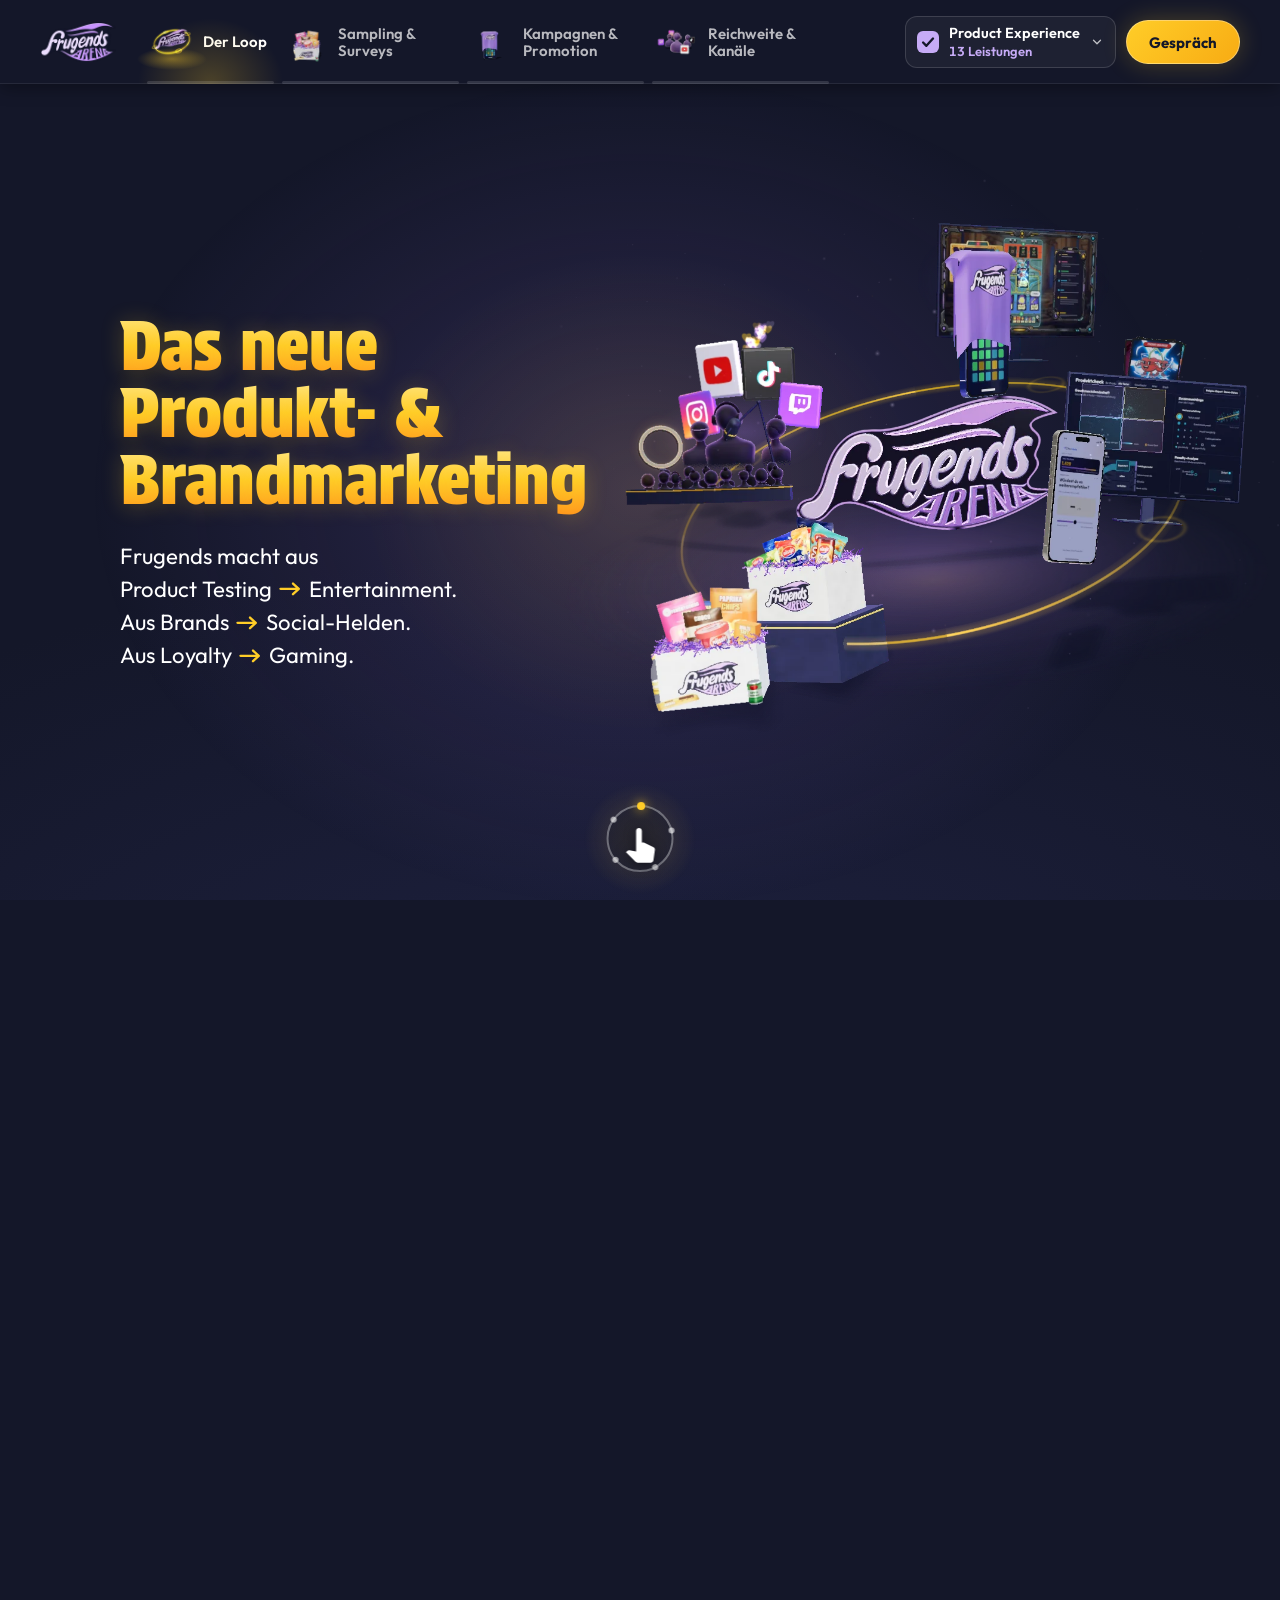
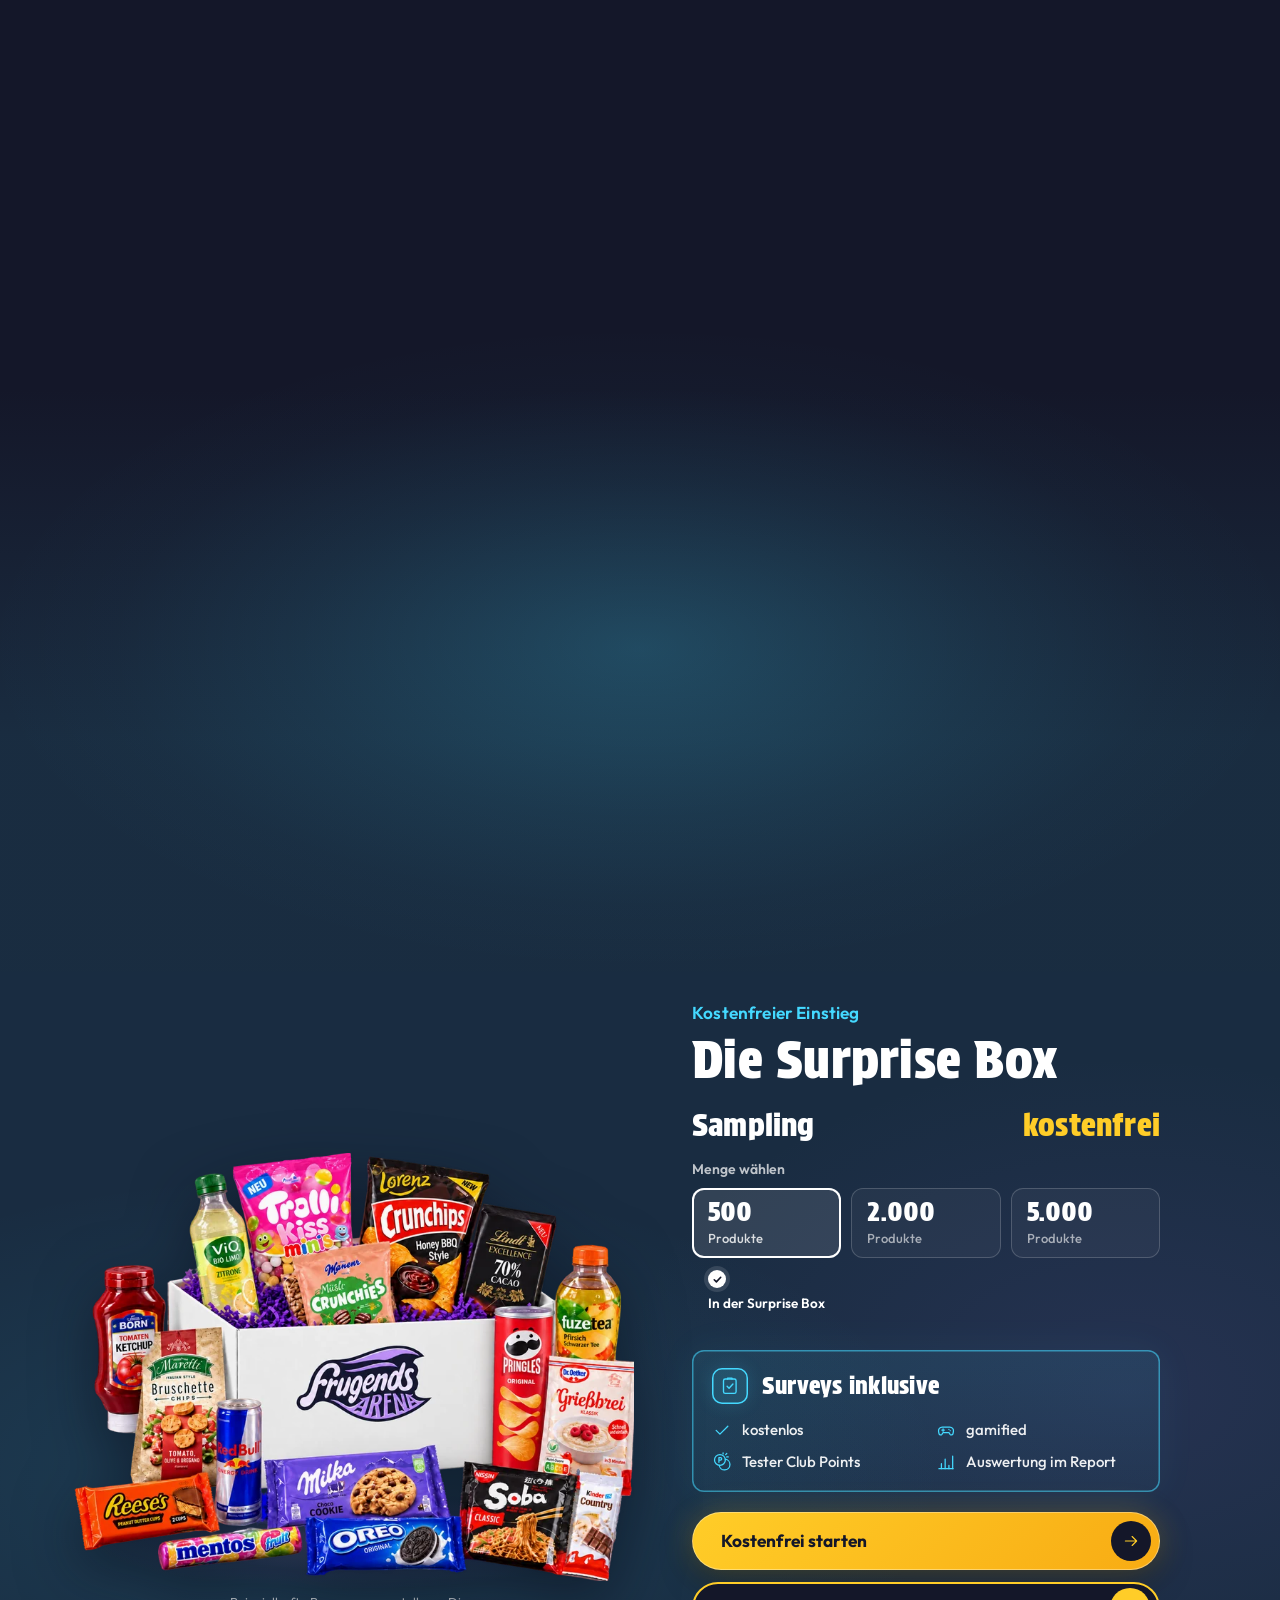
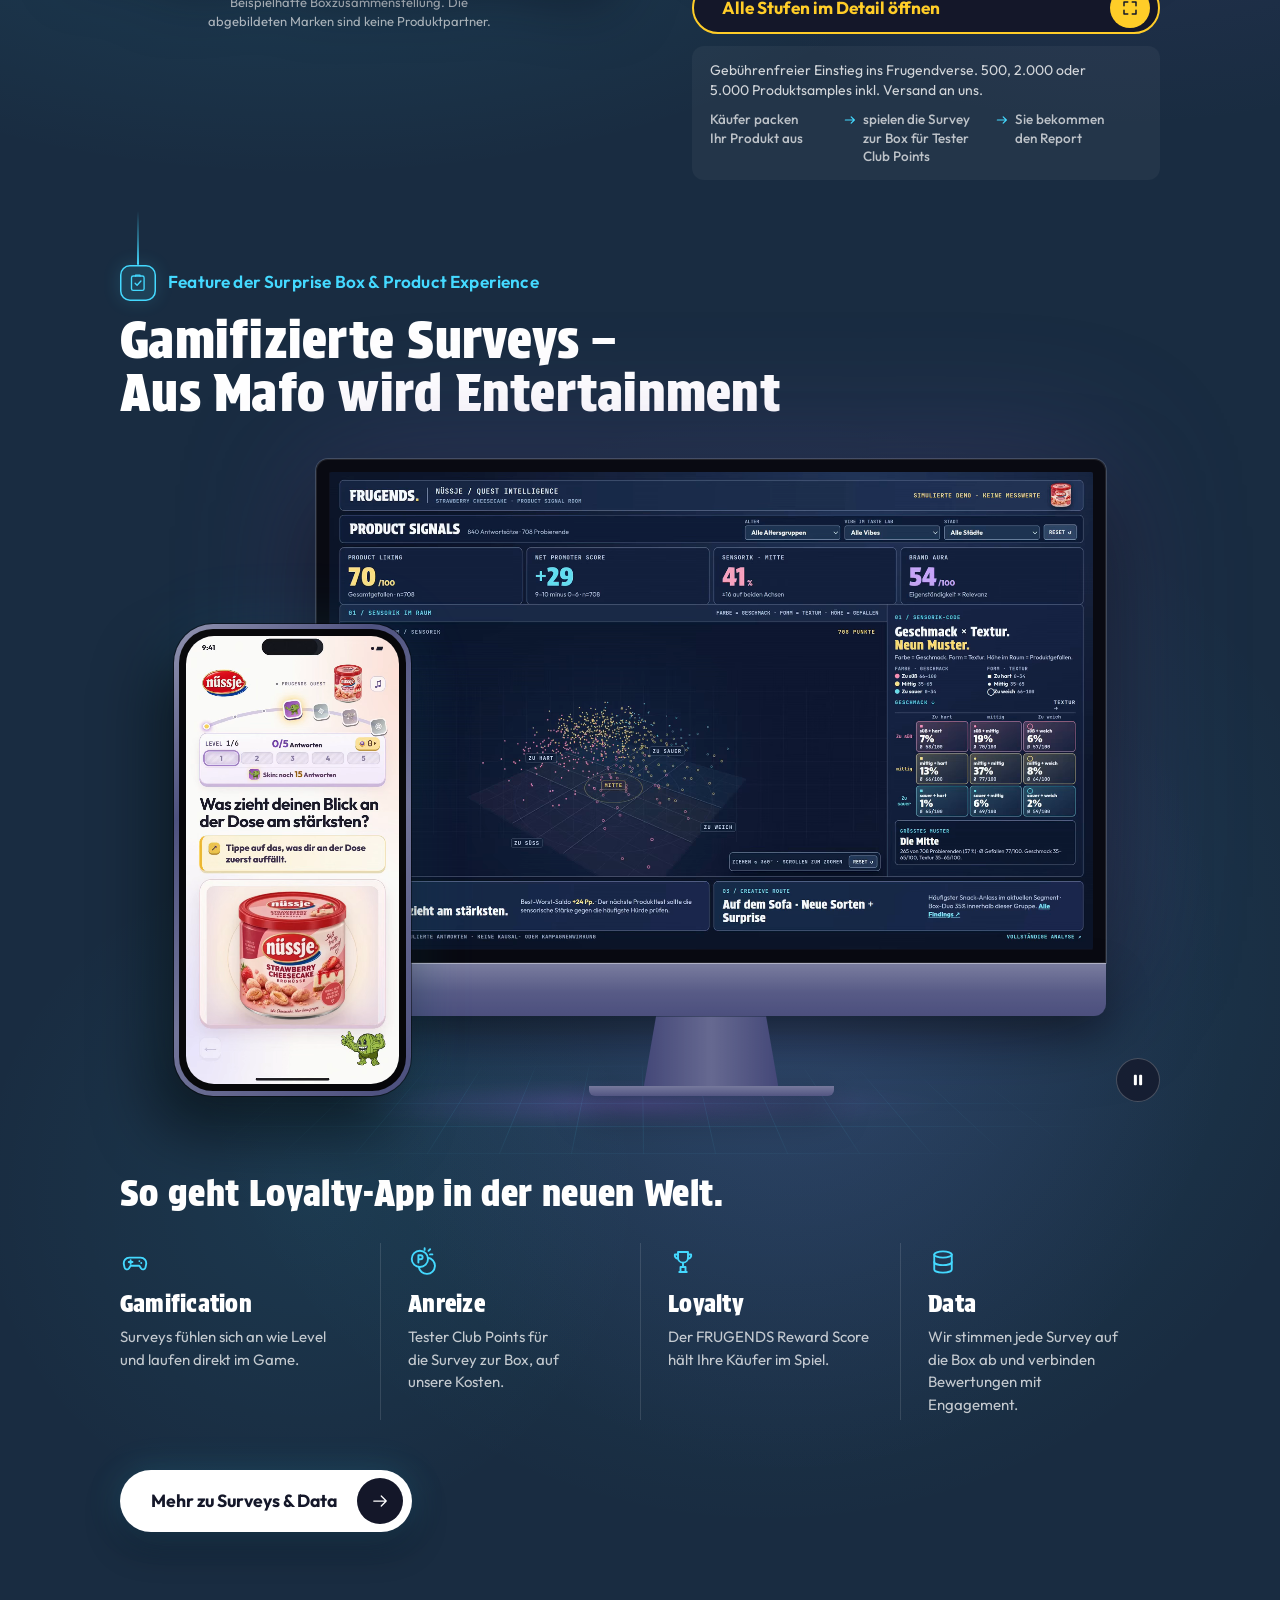
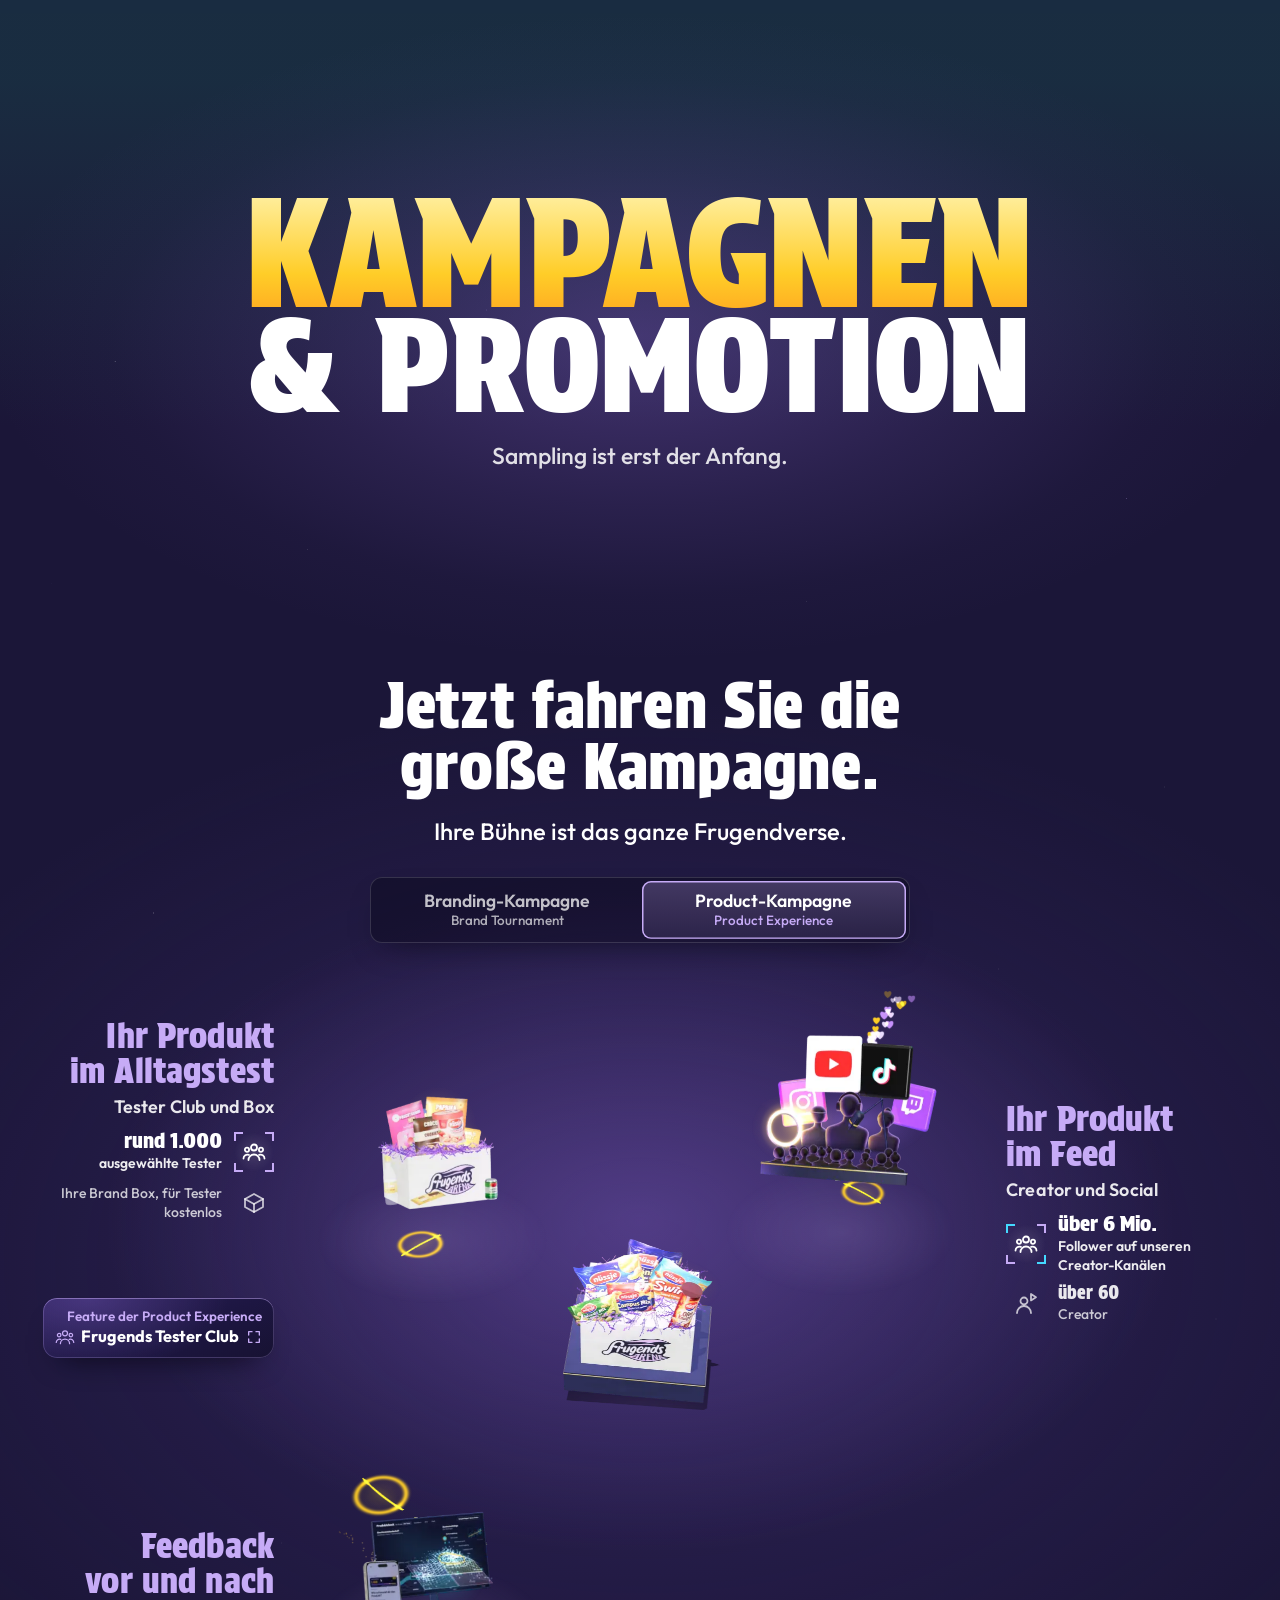
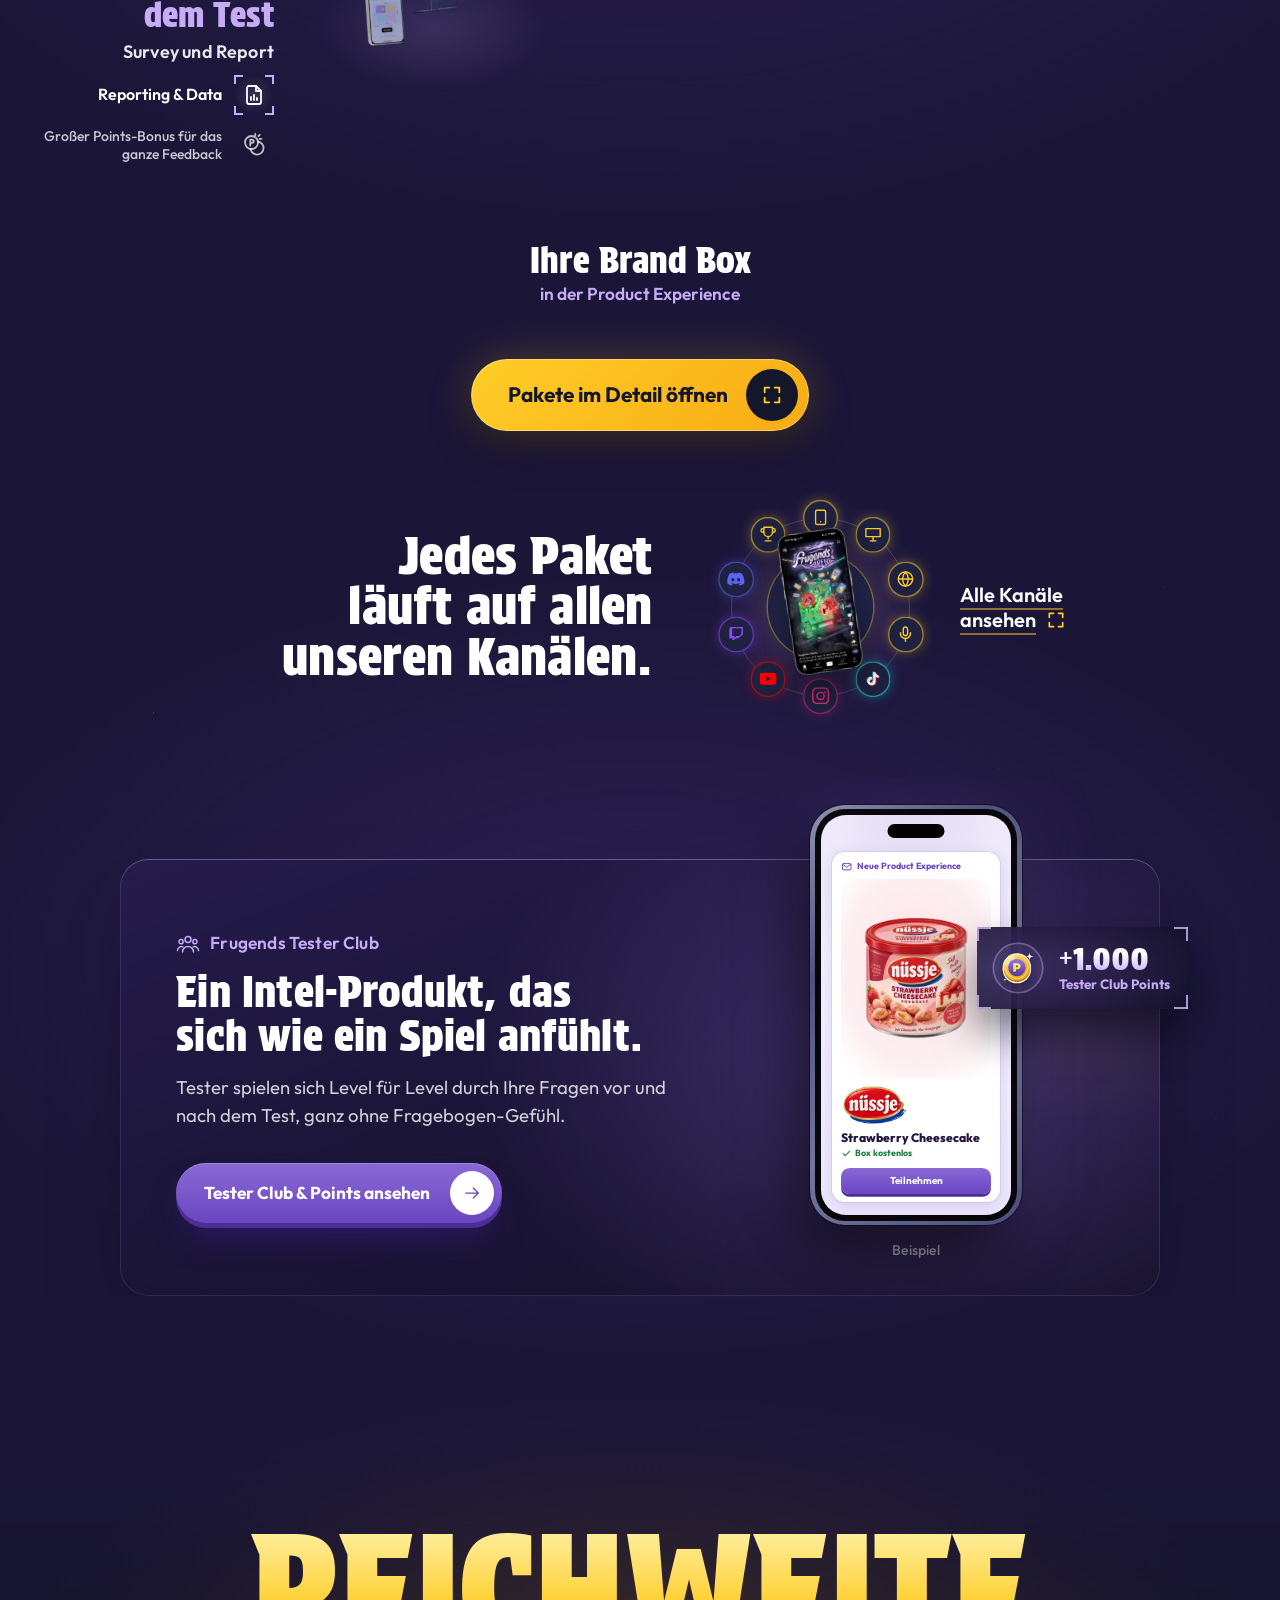
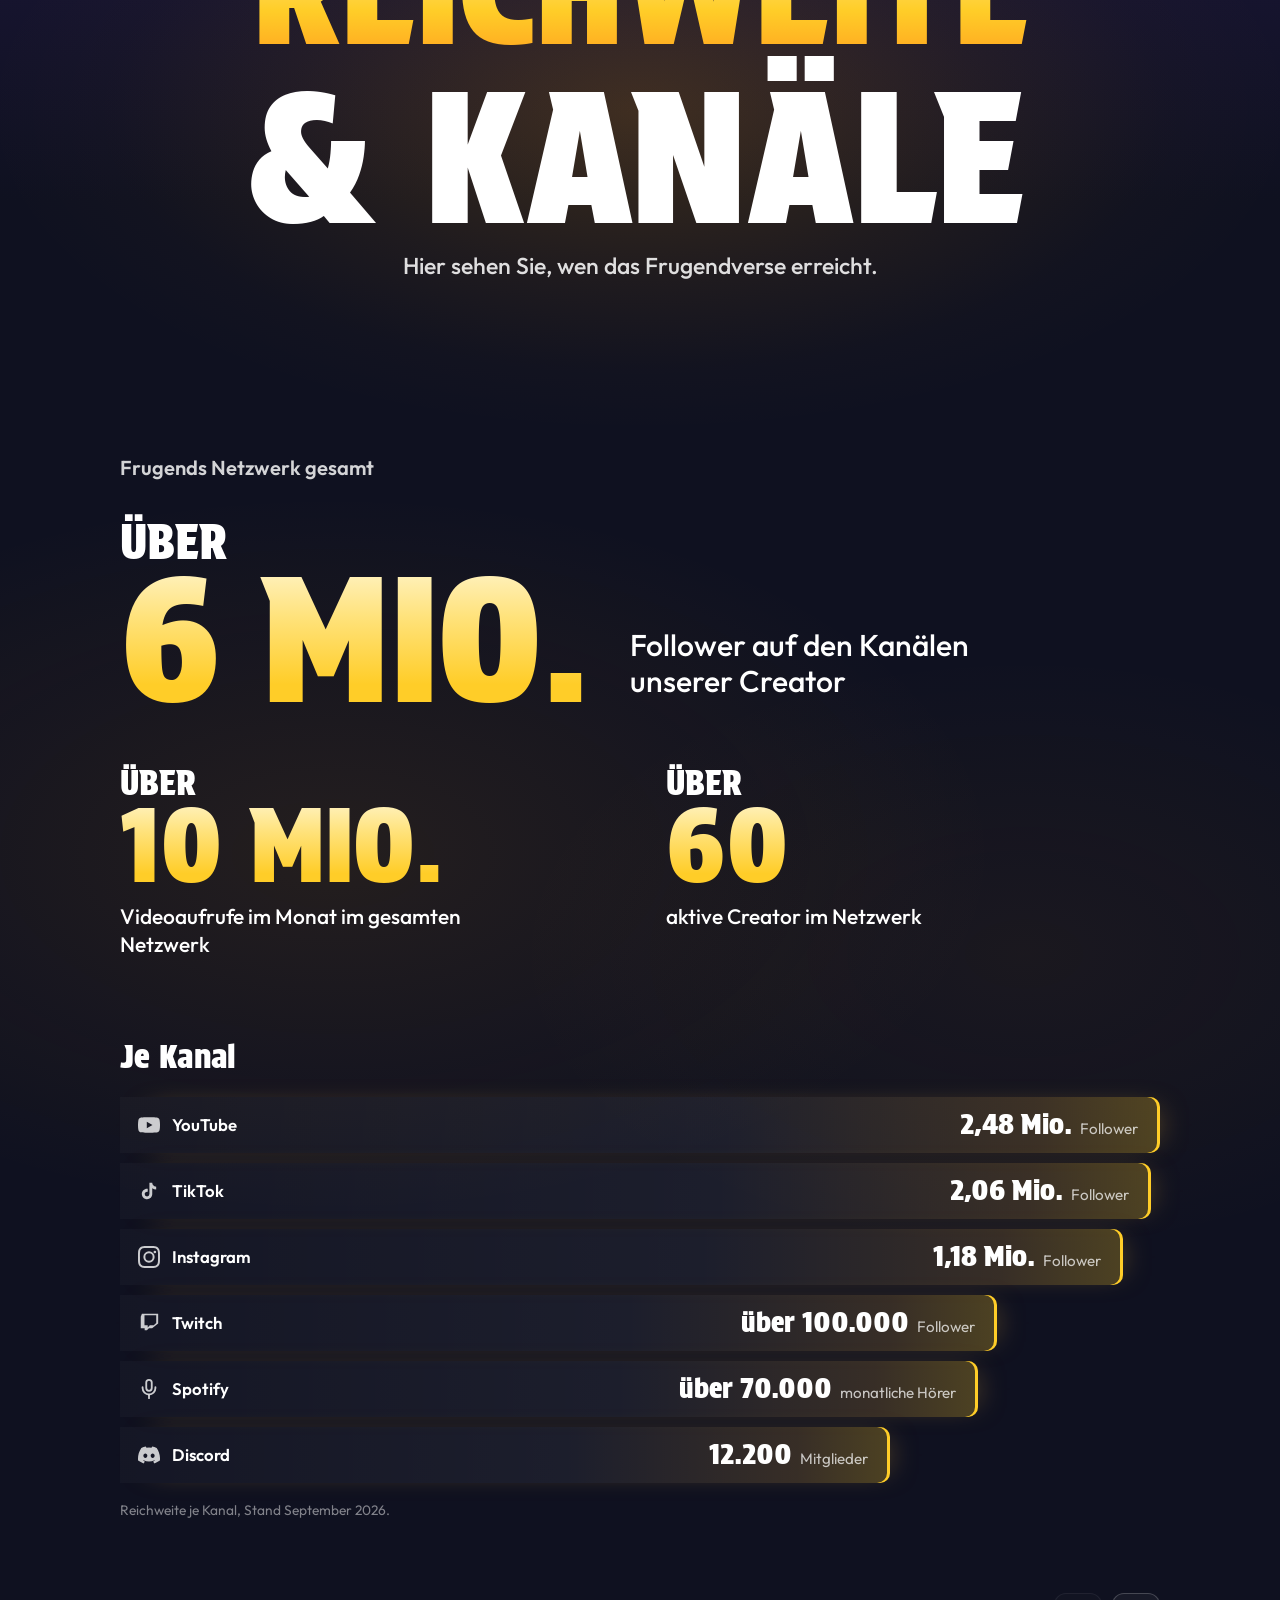
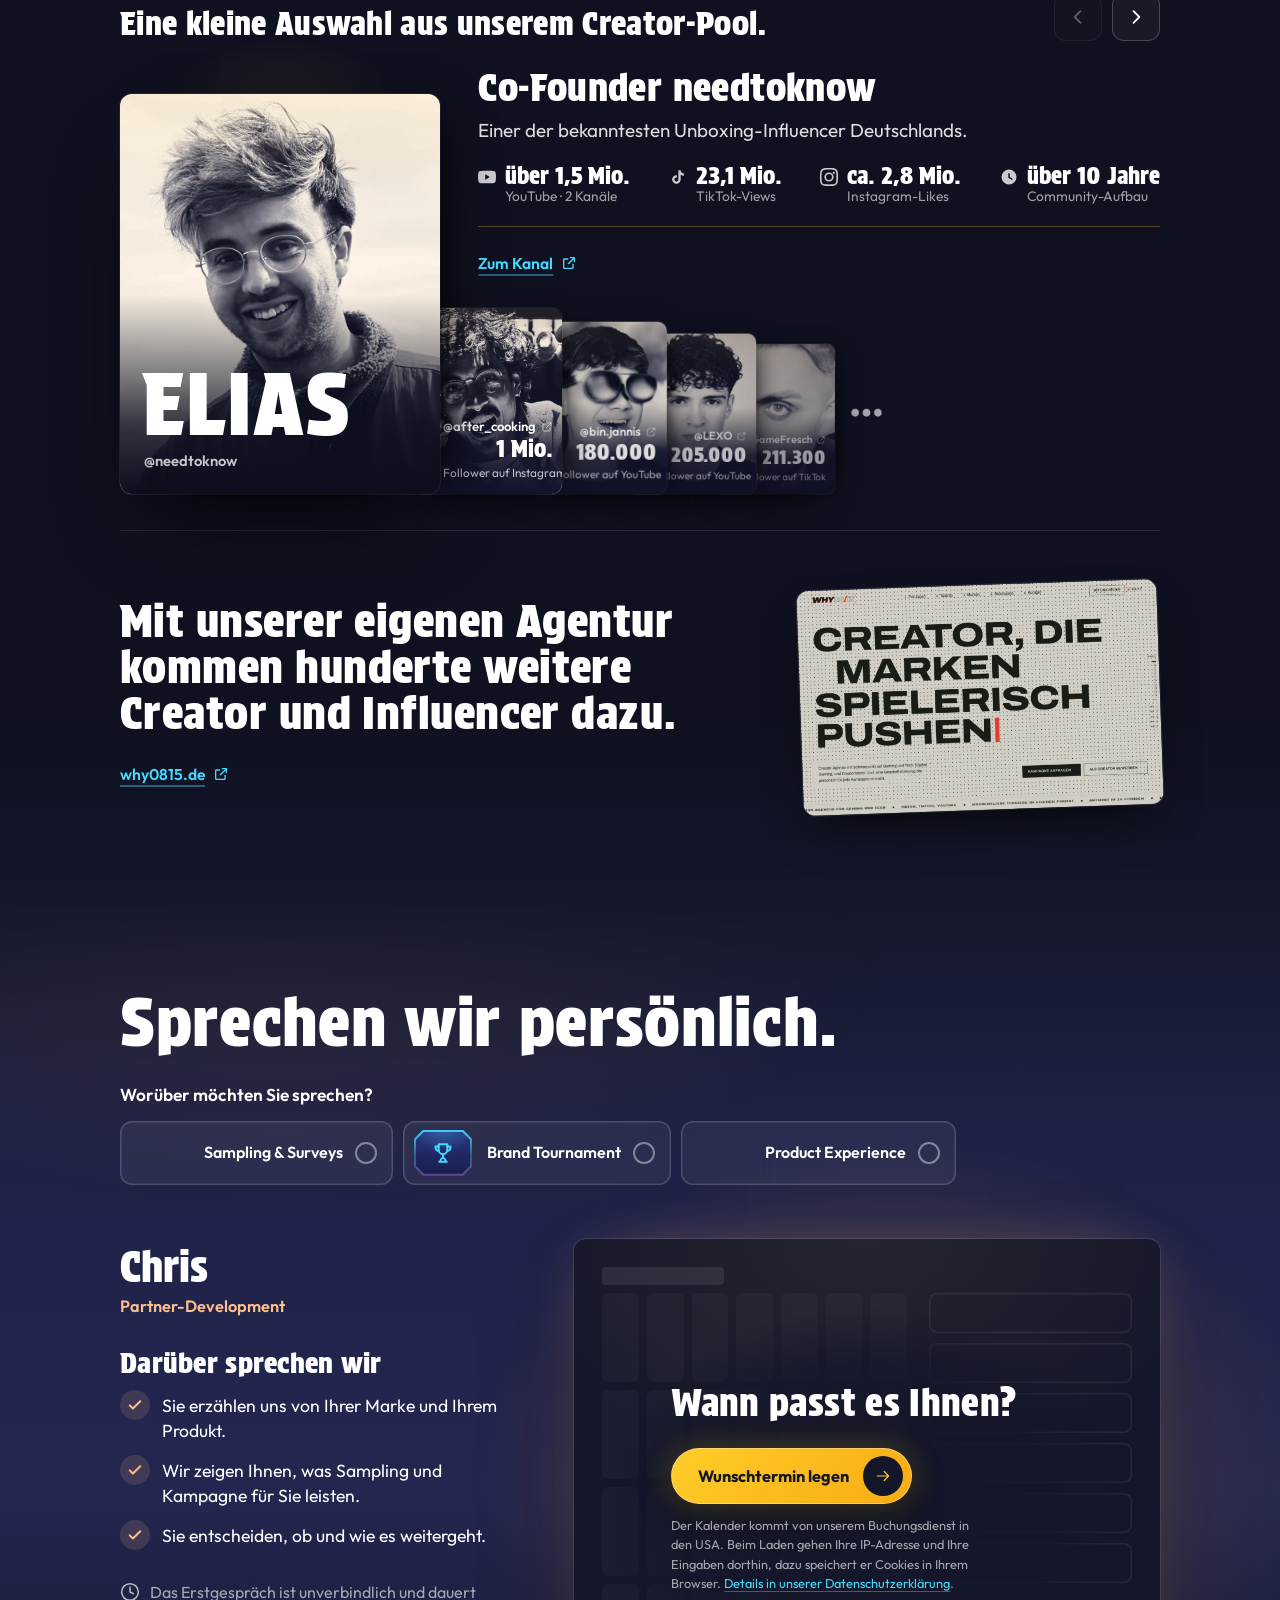
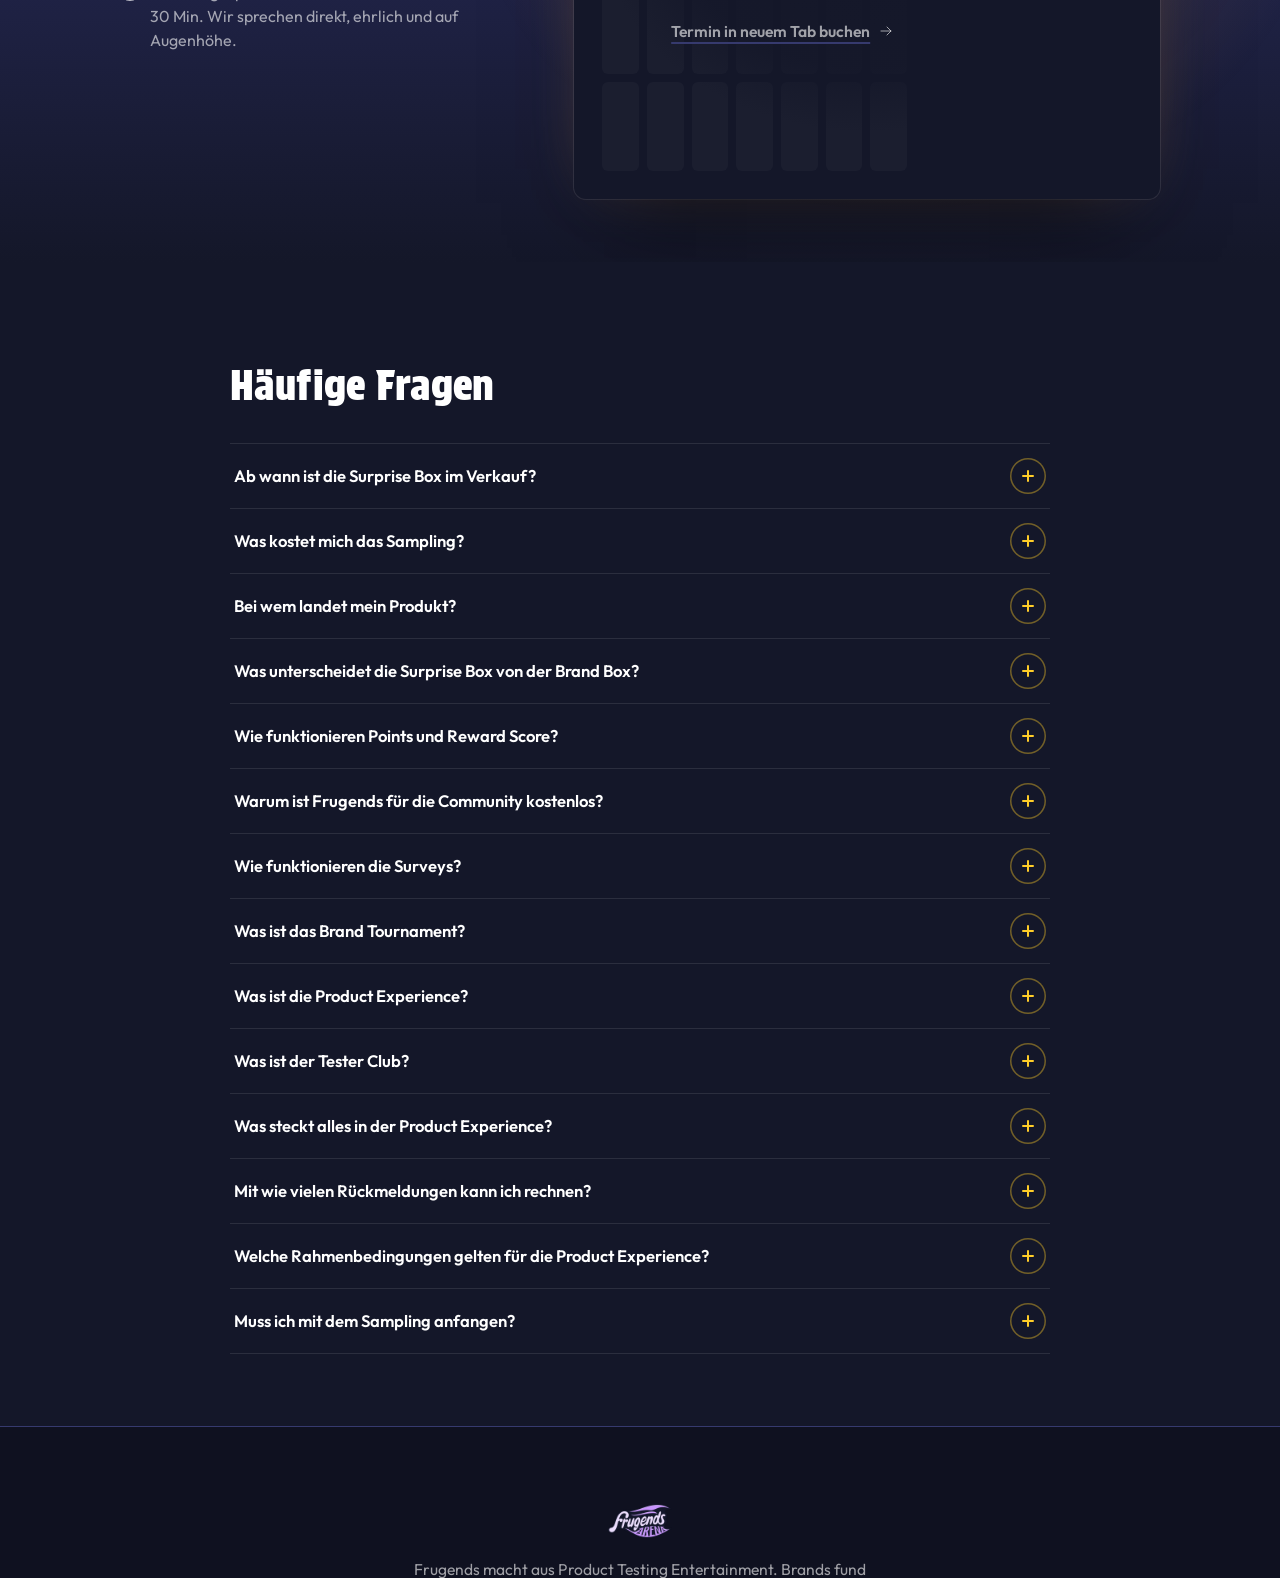
<file: index.html>
<!doctype html>
<html lang="de">
<head>
<meta charset="utf-8" />
<meta name="viewport" content="width=device-width, initial-scale=1, viewport-fit=cover" />
</head>
<body style="margin:0;background:#141729">
<title>Frugends Business Staging</title>
<meta name="robots" content="noindex, nofollow" />
    <meta name="theme-color" content="#141729" />
    <meta name="description" content="Frugends macht aus Product Testing Entertainment. Sampling und Surveys sind kostenfrei, für Kampagnen gibt es Brand Tournament und Product Experience." />
    <link rel="preload" as="image" type="image/webp" href="./hero3d/poster/kosmos-d.webp" fetchpriority="high" media="(prefers-reduced-motion: no-preference) and (min-aspect-ratio: 9/10)" />
    <link rel="preload" as="image" type="image/webp" href="./hero3d/poster/kosmos-m.webp" fetchpriority="high" media="(prefers-reduced-motion: no-preference) and (max-aspect-ratio: 9/10)" />
    <link rel="preload" as="font" type="font/woff2" href="./fonts/0QI5MXdf4Y67Rn6vBog67ZjFlqzR2Ac.woff2" crossorigin />
    <link rel="preload" as="font" type="font/woff2" href="./fonts/QGYvz_MVcBeNP4NJtEtq.woff2" crossorigin />
    <link rel="stylesheet" href="./fonts/fonts.css" />
    <link rel="preload" as="image" type="image/webp" href="./img/nav/pillar-stills.webp?v=4" />
    <script type="module" crossorigin src="./assets/main-gR1oJpbx.js"></script>
    <link rel="modulepreload" crossorigin href="./assets/tokens-CwWiloqu.js">
    <link rel="modulepreload" crossorigin href="./assets/preload-helper-C1FmrZbK.js">
    <link rel="modulepreload" crossorigin href="./assets/survey-game-CHOca2Zb.js">
    <link rel="modulepreload" crossorigin href="./assets/QuestPointsArt-wHniiy-0.js">
    <link rel="stylesheet" crossorigin href="./assets/tokens-D8bRRtXk.css">
    <link rel="stylesheet" crossorigin href="./assets/survey-game-8wFyiuVL.css">
    <link rel="stylesheet" crossorigin href="./assets/main-PCLWURv2.css">
    <link rel="stylesheet" crossorigin href="./assets/global-BqeLJJLD.css">
<style>
  /* Staging im claude.ai-Artifact: dunkles Schema für Scrollbalken/Formulare, Nav unter der Safe-Area. */
  :root { color-scheme: dark; background: #141729; }
  .pnav { top: env(safe-area-inset-top, 0px); }
</style>
<div id="root"></div>

</body>
</html>
</file>
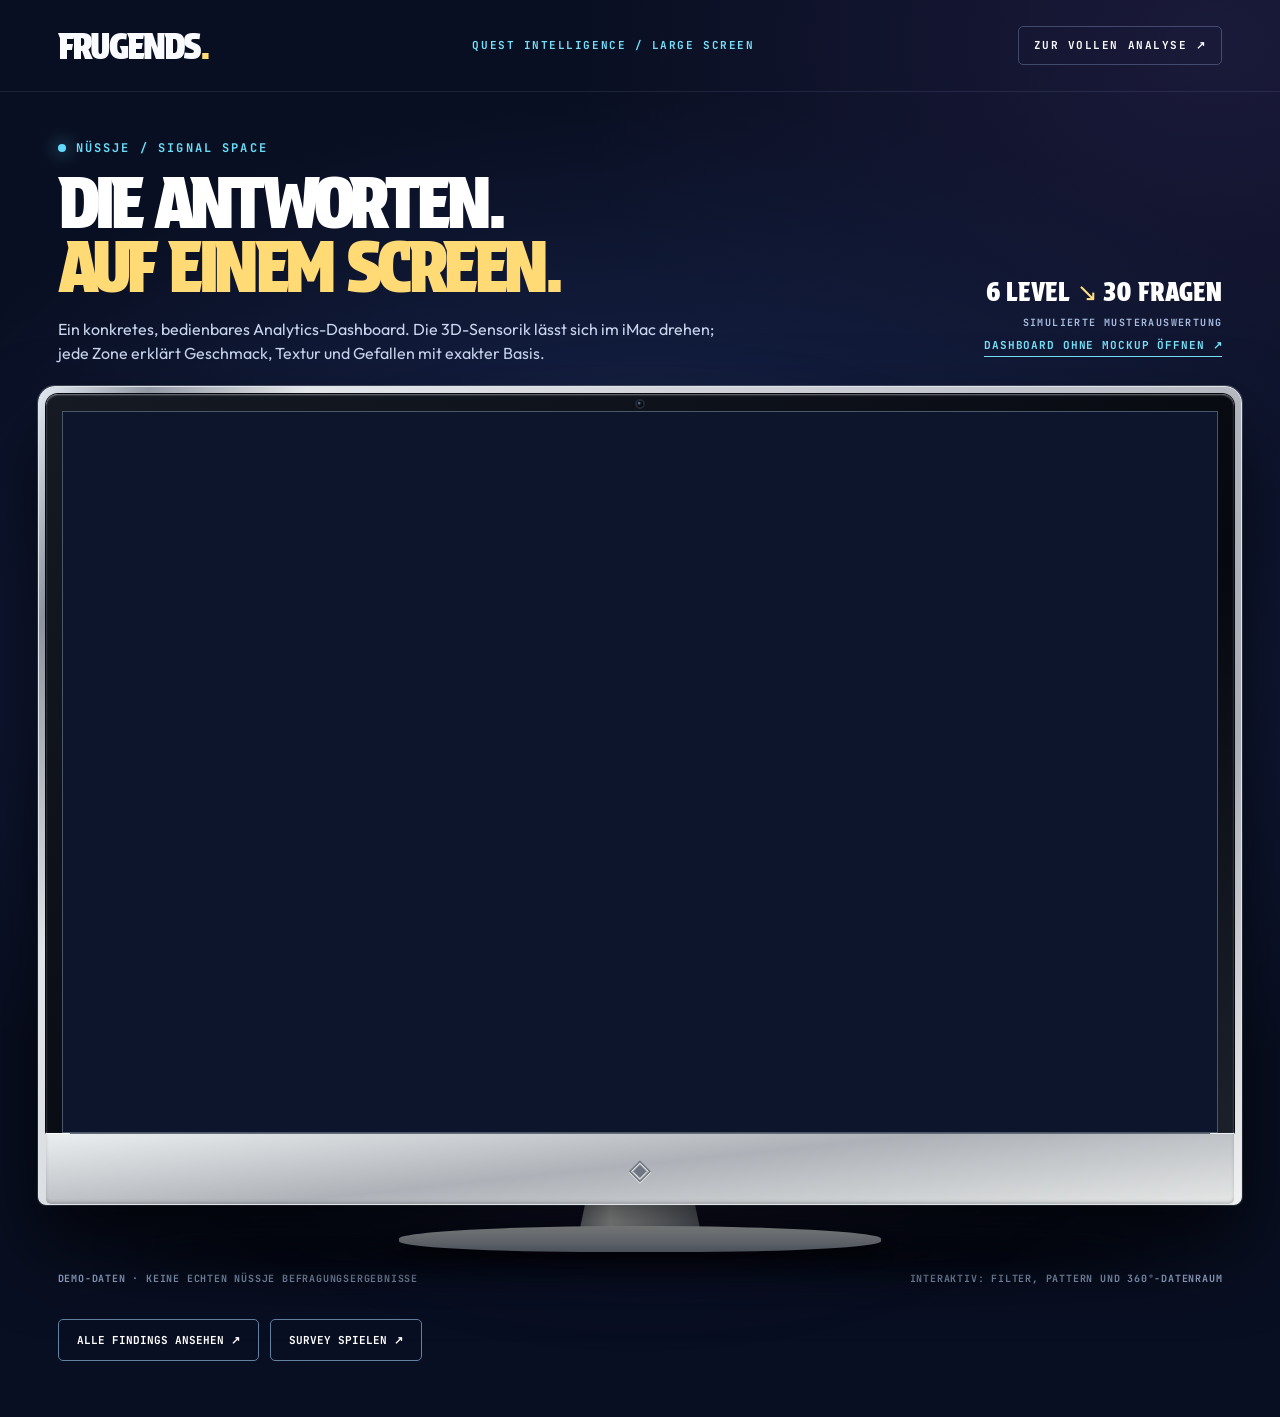
<file: quest-analytics-imac.html>
<!doctype html>
<html lang="de">
  <head>
    <meta charset="UTF-8" />
    <meta name="viewport" content="width=device-width, initial-scale=1.0" />
    <meta name="theme-color" content="#0a1024" />
    <meta name="robots" content="noindex" />
    <meta name="description" content="FRUGENDS Quest Analytics als interaktives Dashboard auf einer großen iMac Bühne." />
    <title>FRUGENDS Quest Analytics · iMac Dashboard</title>
    <link rel="icon" type="image/png" sizes="64x64" href="./favicon-64.png" />
    <link rel="stylesheet" href="./fonts/fonts.css" />
    <script type="module" crossorigin src="./assets/questAnalyticsImac-Dc1Rr7WM.js"></script>
    <link rel="modulepreload" crossorigin href="./assets/tokens-CwWiloqu.js">
    <link rel="stylesheet" crossorigin href="./assets/tokens-D8bRRtXk.css">
    <link rel="stylesheet" crossorigin href="./assets/questAnalyticsImac-B-jwAEWZ.css">
    <link rel="stylesheet" crossorigin href="./assets/global-BqeLJJLD.css">
  </head>
  <body>
    <div id="root"></div>
  </body>
</html>
</file>
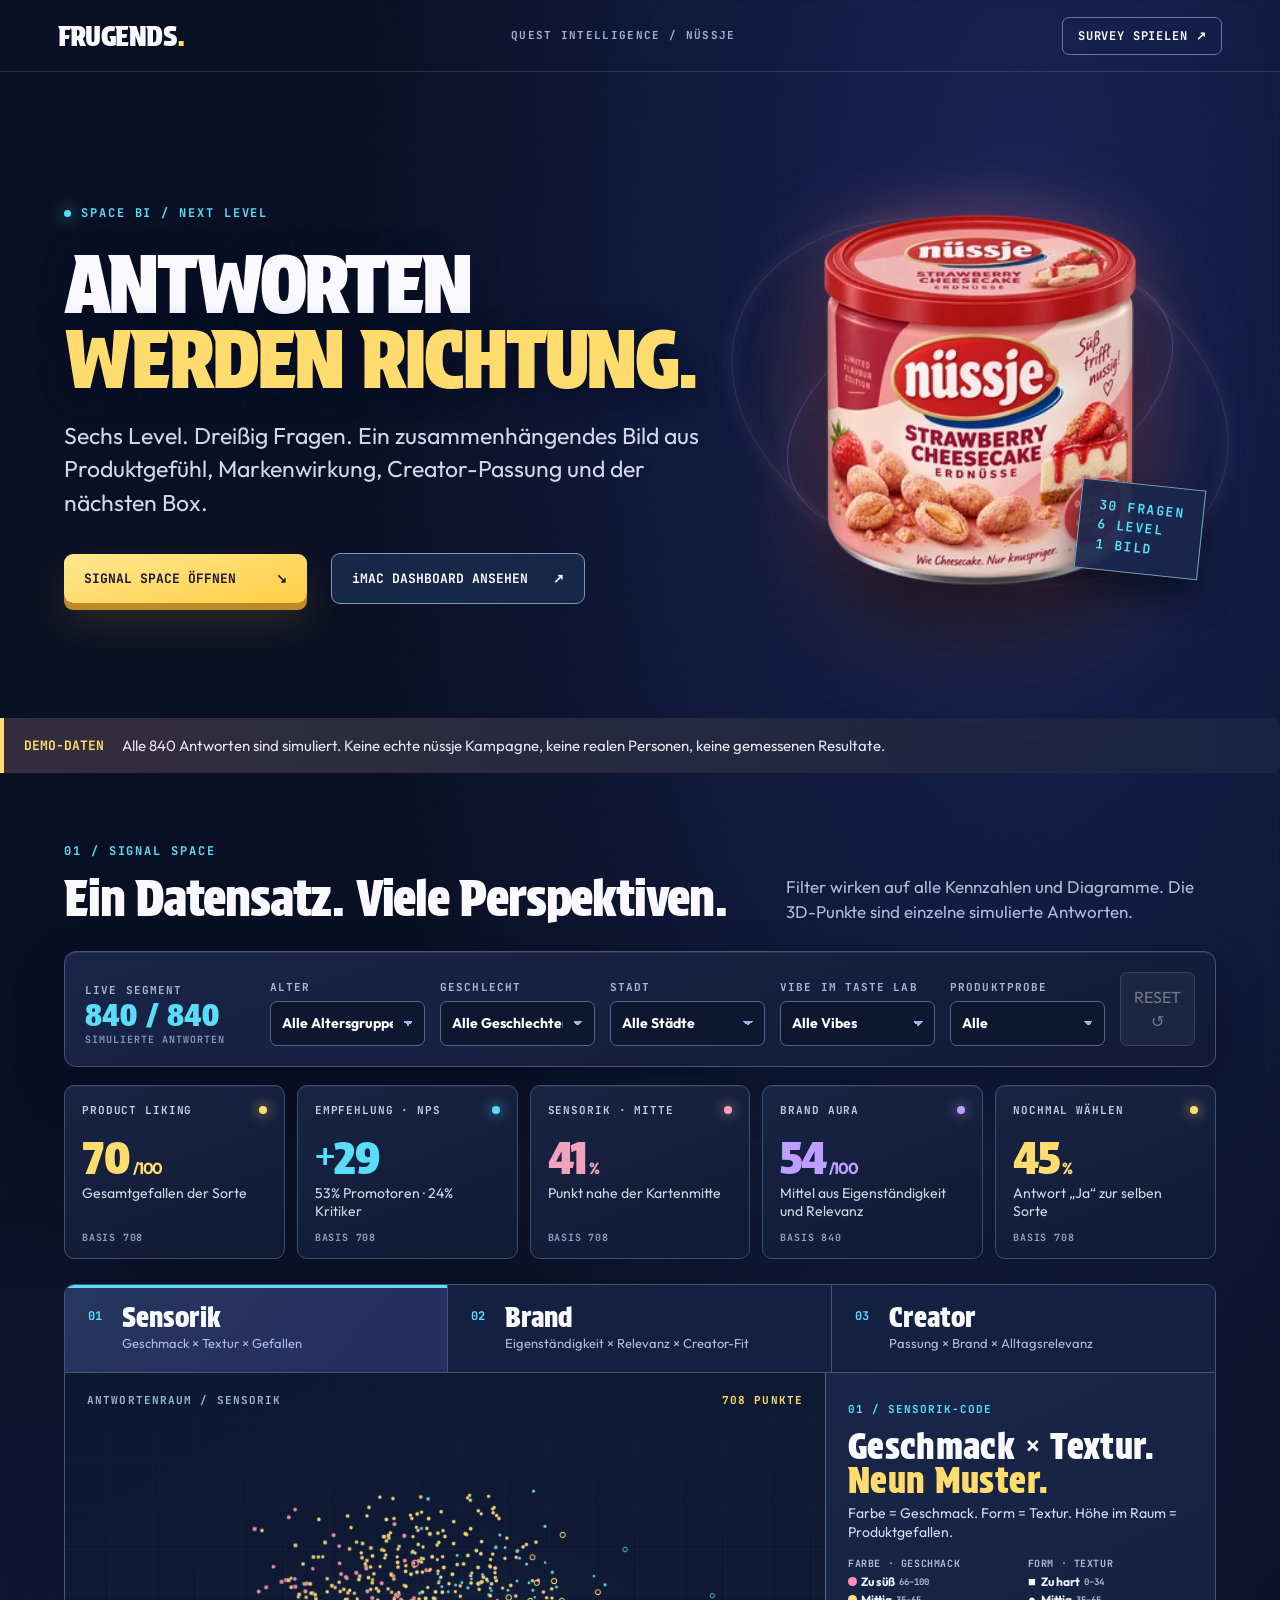
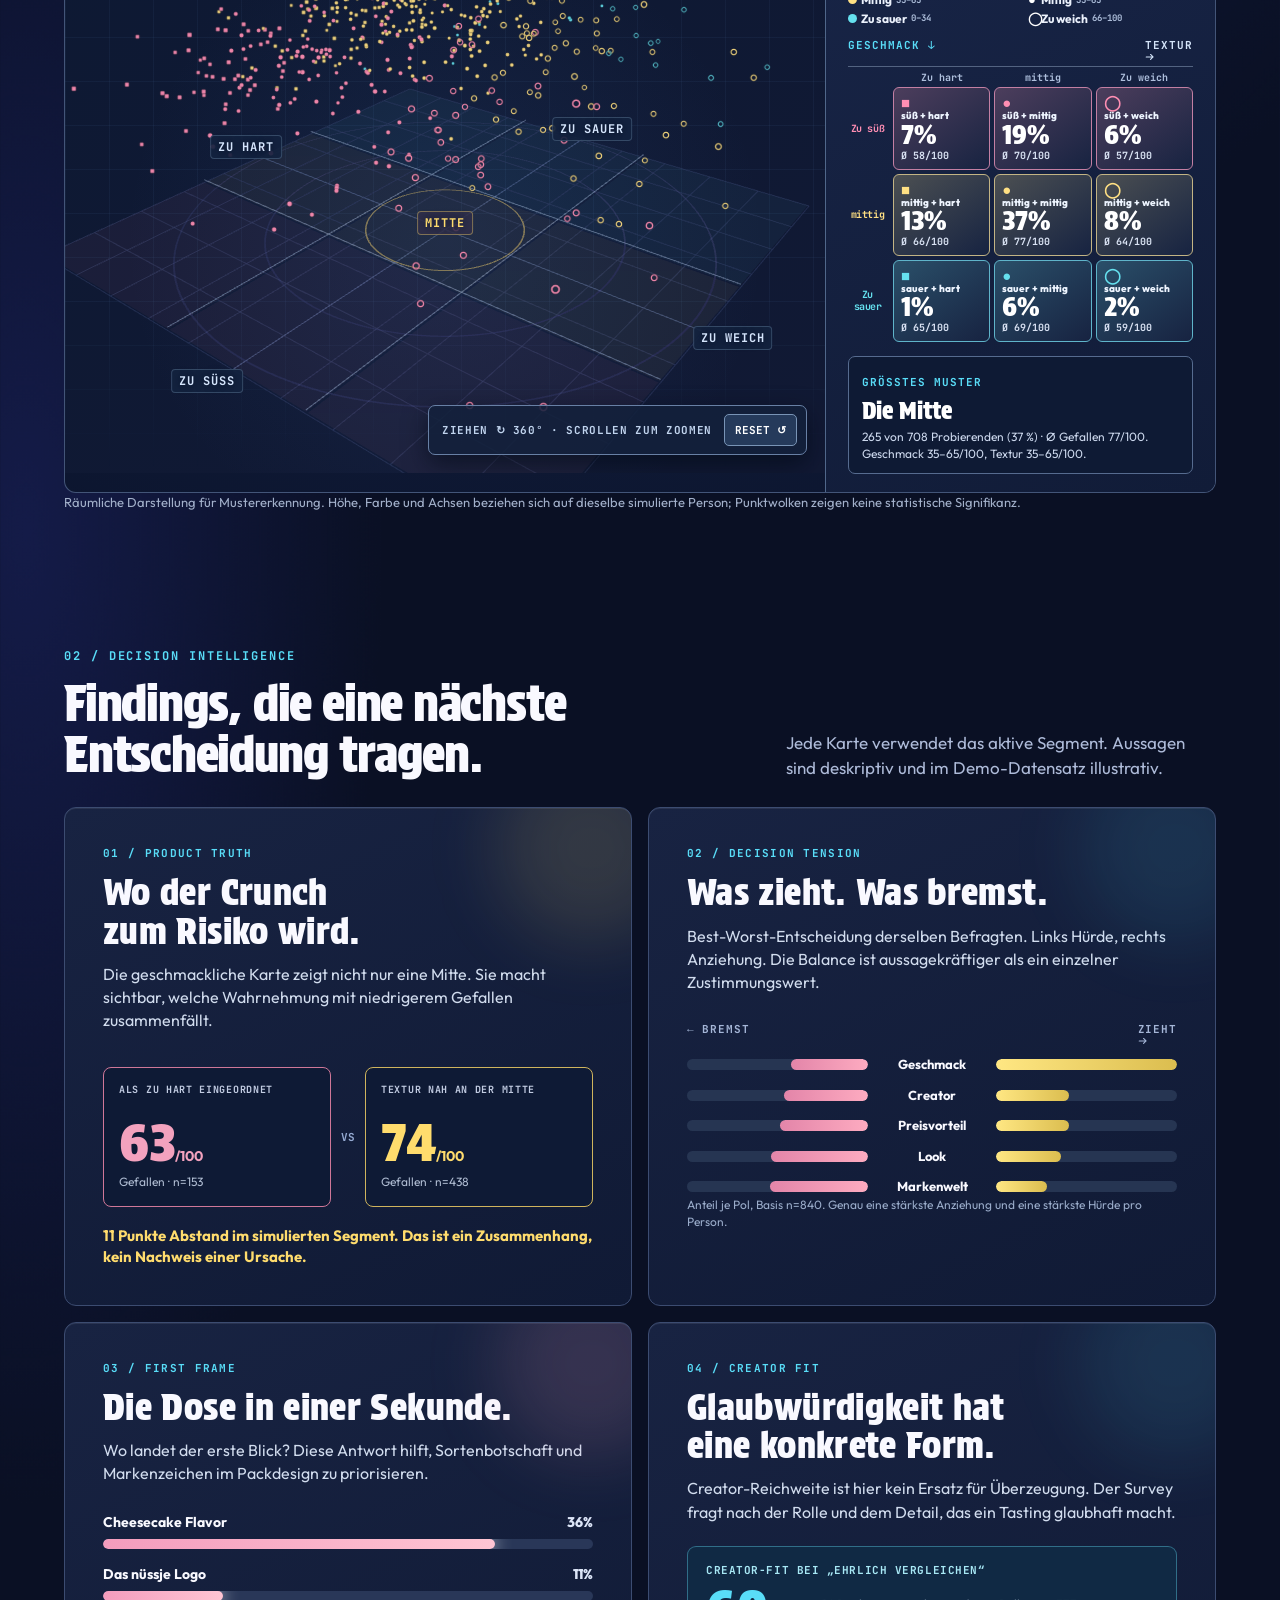
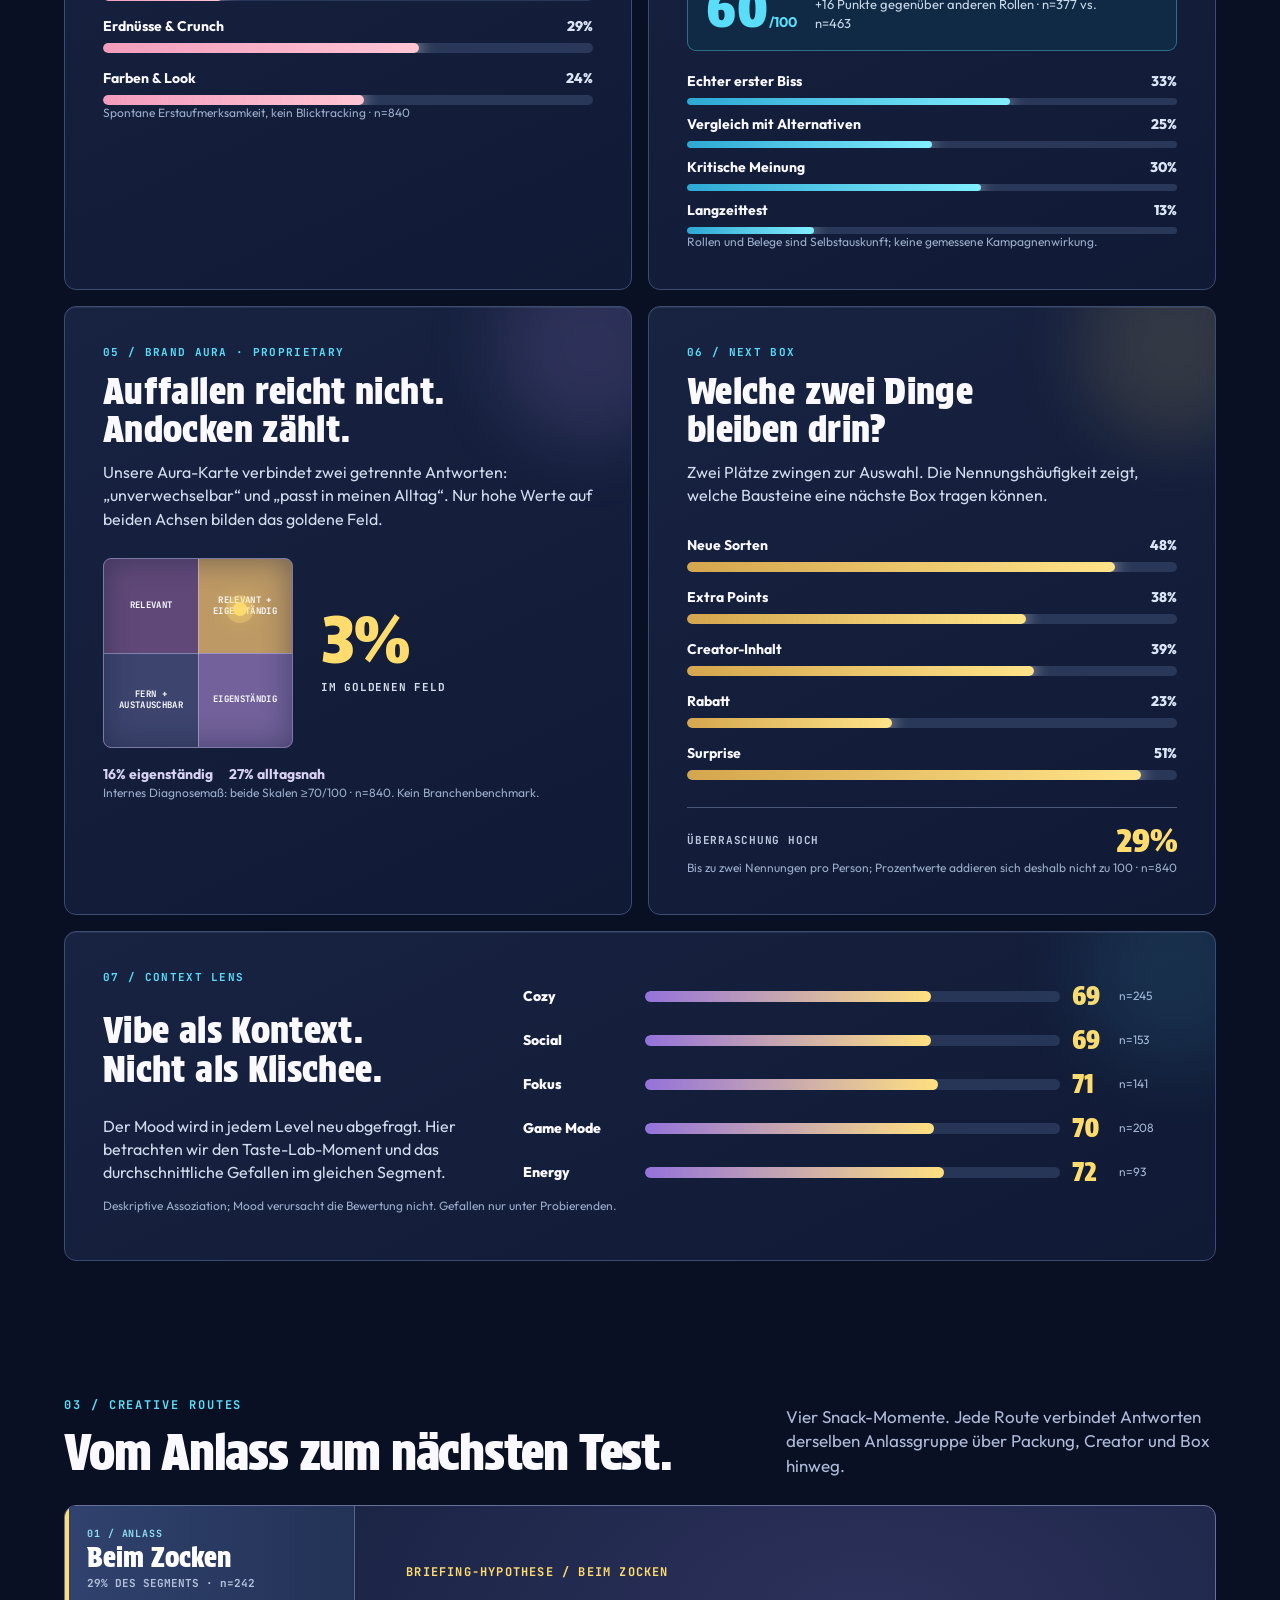
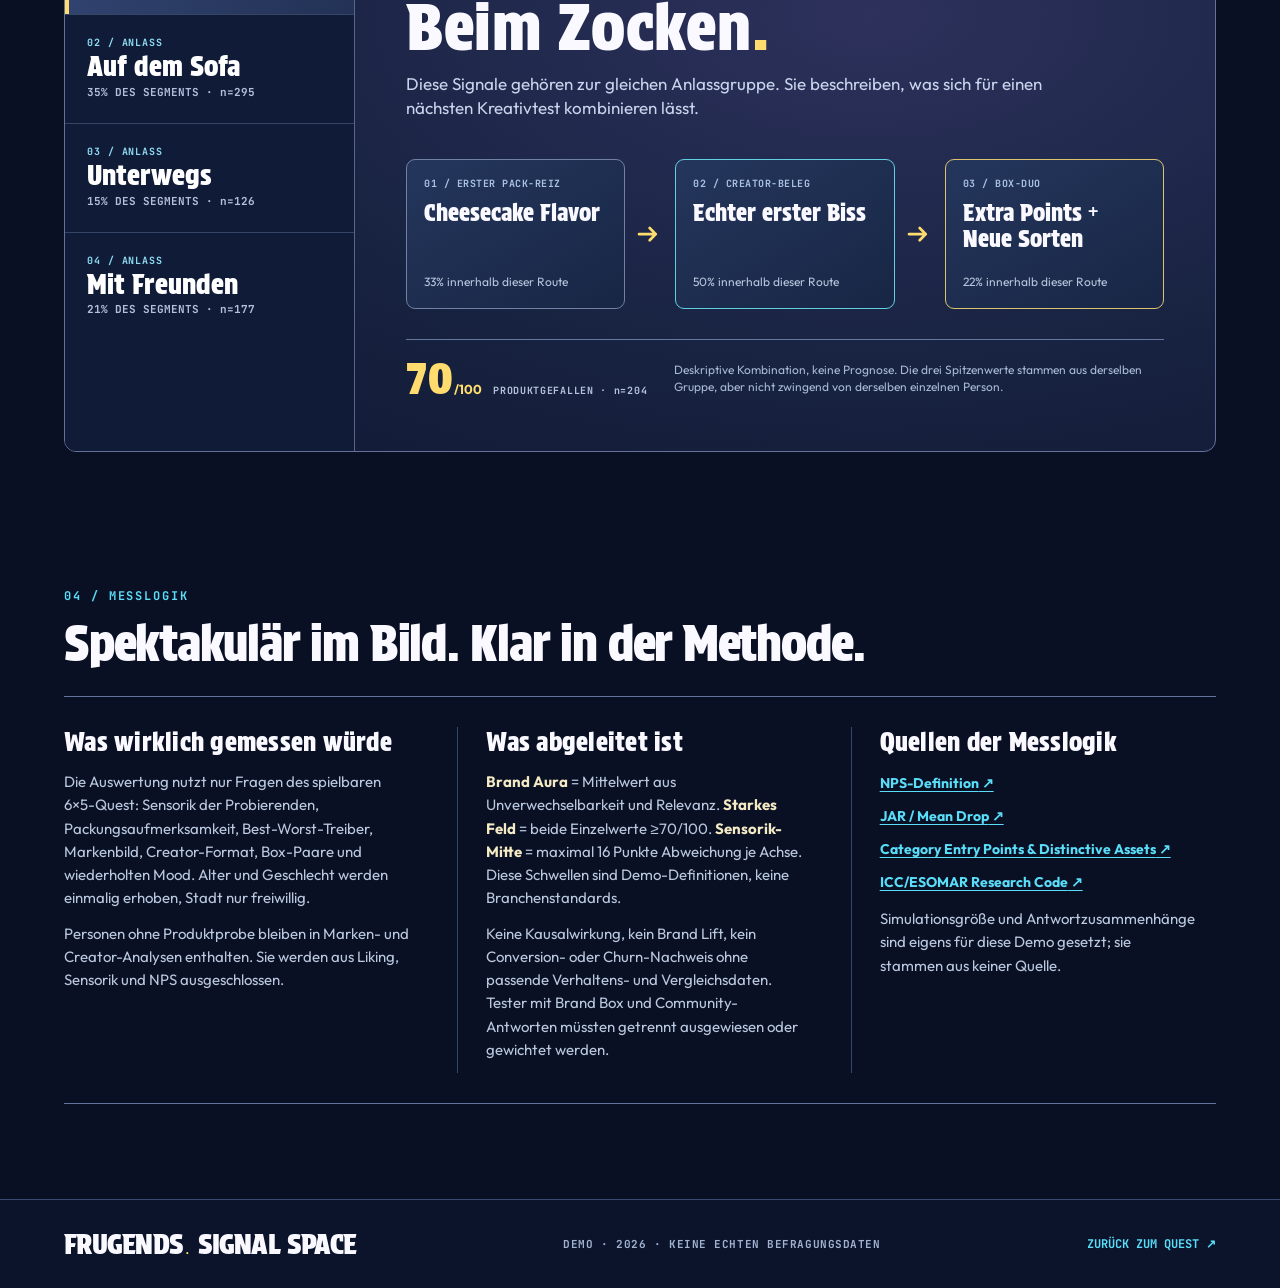
<file: quest-analytics.html>
<!doctype html>
<html lang="de">
  <head>
    <meta charset="UTF-8" />
    <meta name="viewport" content="width=device-width, initial-scale=1.0" />
    <meta name="theme-color" content="#0a1024" />
    <meta name="robots" content="noindex" />
    <meta name="description" content="Interaktive, klar als Demo gekennzeichnete Auswertung des nüssje Quest Surveys." />
    <title>FRUGENDS Signal Space · nüssje Quest Analytics</title>
    <link rel="icon" type="image/png" sizes="64x64" href="./favicon-64.png" />
    <link rel="stylesheet" href="./fonts/fonts.css" />
    <script type="module" crossorigin src="./assets/questAnalytics-CR1lGhq1.js"></script>
    <link rel="modulepreload" crossorigin href="./assets/tokens-CwWiloqu.js">
    <link rel="modulepreload" crossorigin href="./assets/preload-helper-C1FmrZbK.js">
    <link rel="modulepreload" crossorigin href="./assets/eingebettet-B0Dk8XRo.js">
    <link rel="stylesheet" crossorigin href="./assets/tokens-D8bRRtXk.css">
    <link rel="stylesheet" crossorigin href="./assets/questAnalytics-D11NF04_.css">
    <link rel="stylesheet" crossorigin href="./assets/global-BqeLJJLD.css">
  </head>
  <body>
    <div id="root"></div>
  </body>
</html>
</file>
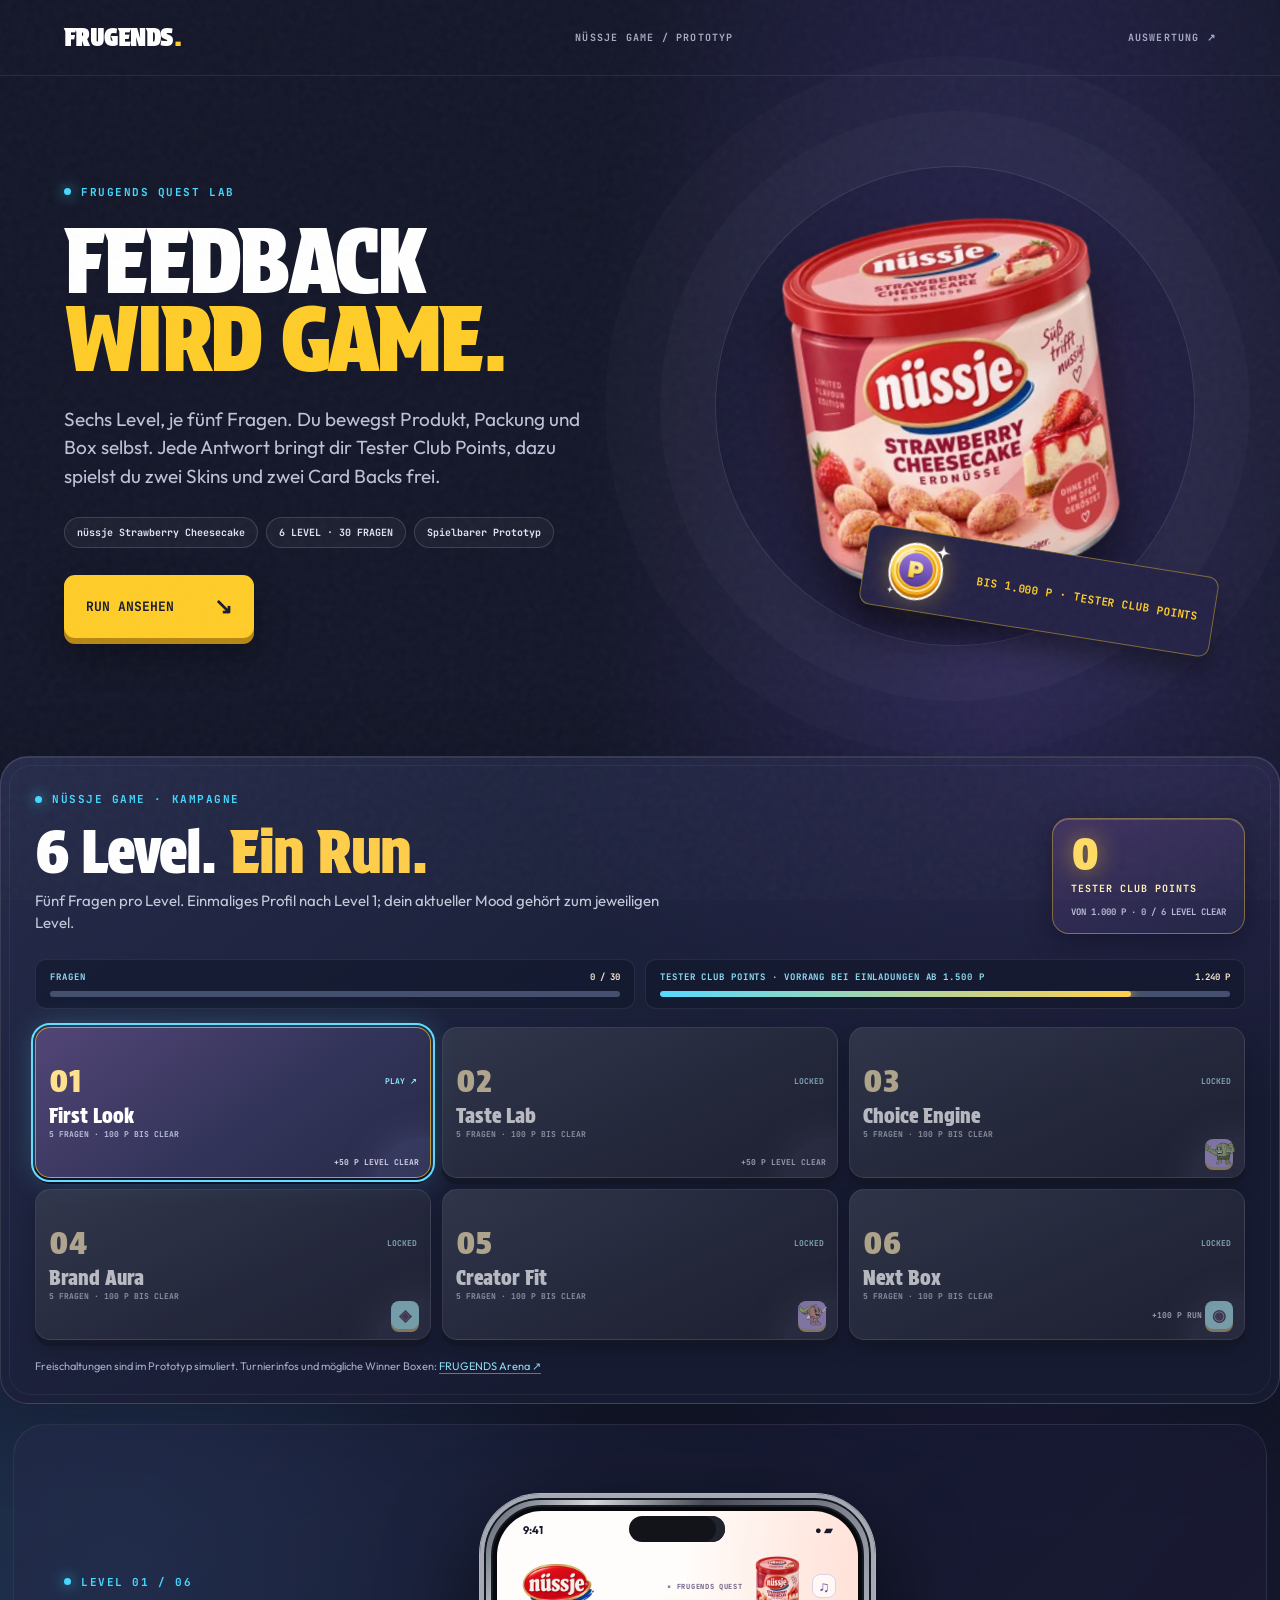
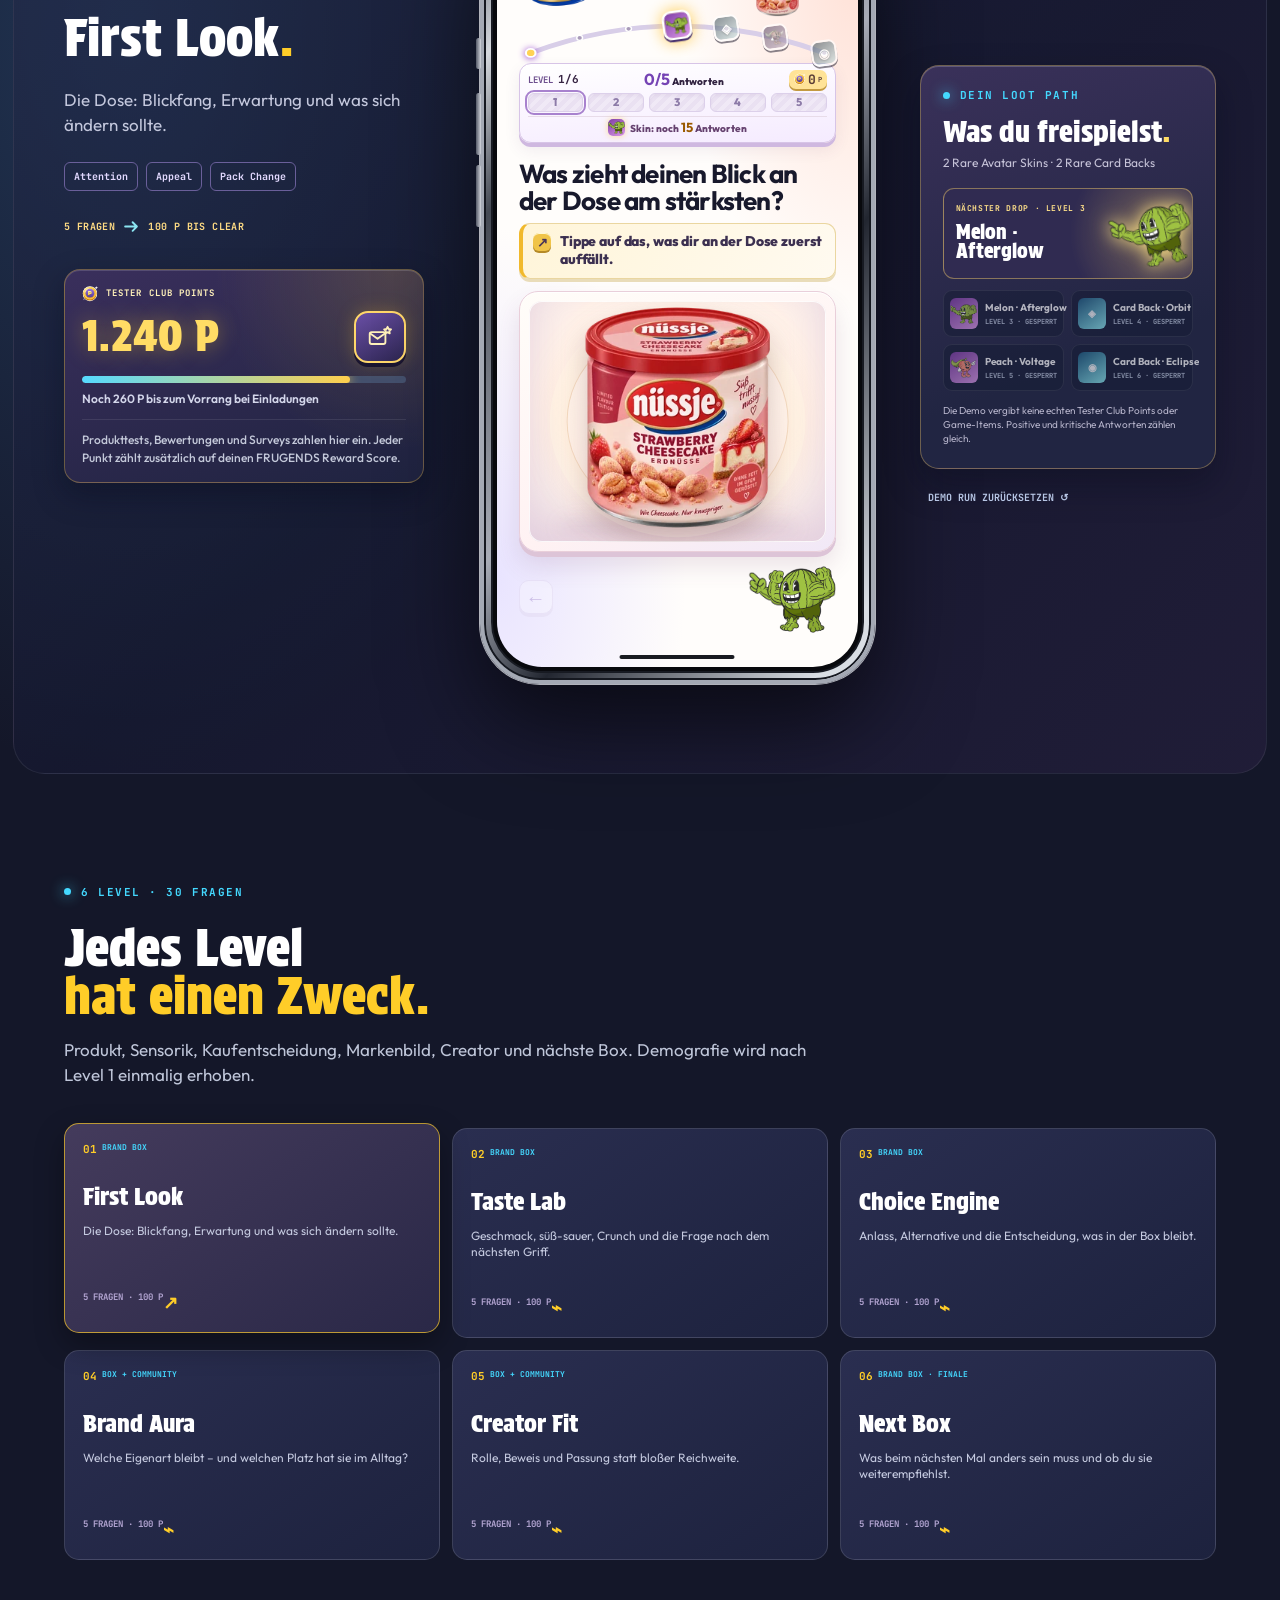
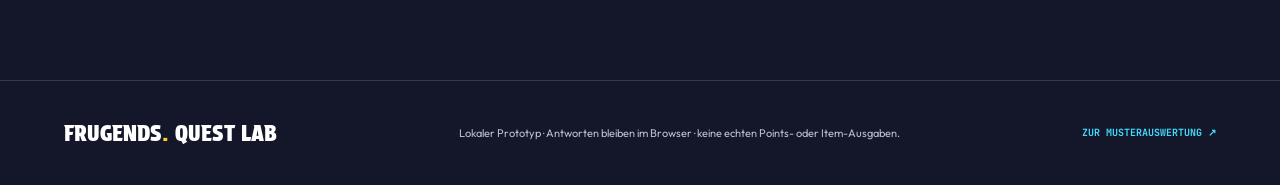
<file: survey-quest.html>
<!doctype html>
<html lang="de">
  <head>
    <meta charset="UTF-8" />
    <meta name="viewport" content="width=device-width, initial-scale=1.0, viewport-fit=cover" />
    <meta name="theme-color" content="#141729" />
    <meta name="description" content="FRUGENDS Quest Lab: spielbare nüssje Product-Feedback-Survey und zehn Ziel-Templates." />
    <title>FRUGENDS Quest Lab · nüssje Survey</title>
    <link rel="icon" type="image/png" sizes="64x64" href="./favicon-64.png" />
    <link rel="stylesheet" href="./fonts/fonts.css" />
    <script type="module" crossorigin src="./assets/quest-DS9R47hn.js"></script>
    <link rel="modulepreload" crossorigin href="./assets/tokens-CwWiloqu.js">
    <link rel="modulepreload" crossorigin href="./assets/preload-helper-C1FmrZbK.js">
    <link rel="modulepreload" crossorigin href="./assets/QuestPointsArt-wHniiy-0.js">
    <link rel="modulepreload" crossorigin href="./assets/eingebettet-B0Dk8XRo.js">
    <link rel="stylesheet" crossorigin href="./assets/tokens-D8bRRtXk.css">
    <link rel="stylesheet" crossorigin href="./assets/quest-BEAbdFzp.css">
  </head>
  <body>
    <div id="root"></div>
  </body>
</html>
</file>
